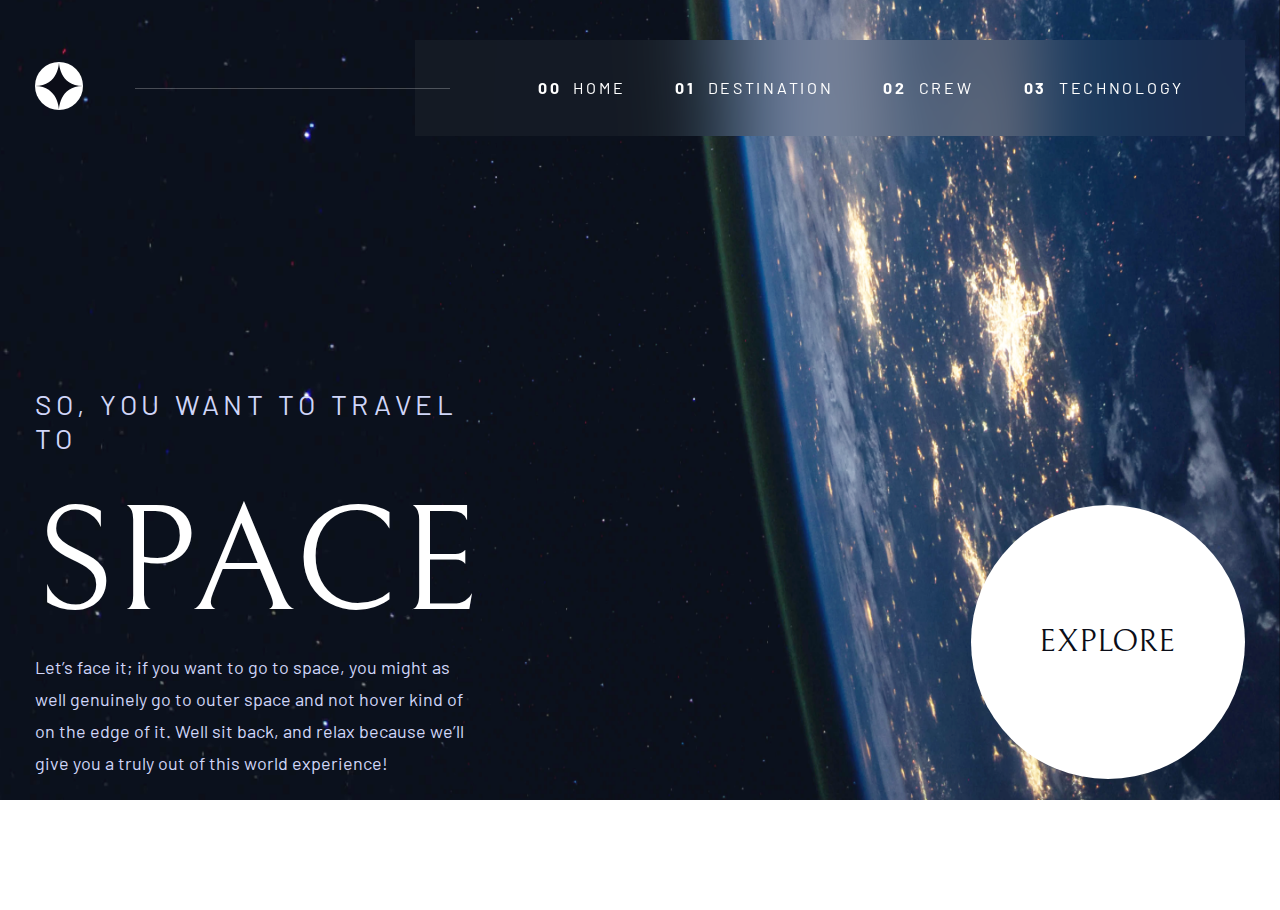
<file: index.html>
<!DOCTYPE html>
<html lang="en">
<head>
    <meta charset="UTF-8">
    <meta name="viewport" content="width=device-width, initial-scale=1.0">
    <link rel="stylesheet" href="./css/main.css">
    <link rel="preconnect" href="https://fonts.googleapis.com">
    <link rel="preconnect" href="https://fonts.gstatic.com" crossorigin>
    <link href="https://fonts.googleapis.com/css2?family=Barlow&family=Bellefair&display=swap" rel="stylesheet">
    <title>Moon</title>
</head>
<body class="body-home">
   <!-- site Header start   -->
   <header class="site-header">
    <div class="container">
        <div class="header">
            <a class="header__logo-link" href="/">
                <img src="./Images/logo.svg" alt="Moon logo" width="48" height="48">
            </a>
            
            <nav class="header__navbar">
                <ul class="header__list">
                    <li class="header__item">
                        <a href="./index.html" class="header__link">
                            <strong class="header__link-bold">00</strong>HOME
                        </a>
                    </li>
                    <li class="header__item">
                        <a target="blank" href="./destination.html" class="header__link">
                            <strong class="header__link-bold">01</strong>DESTINATION
                        </a>
                    </li>
                    <li class="header__item">
                        <a target="blank" href="./crew.html" class="header__link">
                            <strong class="header__link-bold">02</strong>CREW
                        </a>
                    </li>
                    <li class="header__item">
                        <a target="blank" href="./technology.html" class="header__link">
                            <strong class="header__link-bold">03</strong>TECHNOLOGY
                        </a>
                    </li>
                </ul>
            </nav>
        </div>
    </div>
   </header>
 <!-- site Header end   -->

 <!-- site main start   -->
 <main class="site-main">
    <section class="hero-section">
        <div class="container">
            <div class="hero">
               <div class="hero__content">
                    <strong class="hero__bold">SO, YOU WANT TO TRAVEL TO</strong>
                    <h2 class="hero__title">SPACE</h2>
                    <div class="hero__inner">
                    <p class="hero__text">Let’s face it; if you want to go to space, you might as well genuinely go to outer space and not hover kind of on the edge of it. Well sit back, and relax because we’ll give you a truly out of this world experience!</p>
                </div>
               </div>
               <div class="hero__wrapper">
                <span class="hero__line">EXPLORE</span>
               </div>
            </div>
        </div>
    </section>
 </main>
 <!-- site main end   -->

 <!-- site footer start   -->
 <footer class="site-footer">
    <div class="container">
        <div class="footer">
            <!-- ...  -->
        </div>
    </div>
 </footer>
 <!-- site footer end   -->





</body>
</html>
</file>
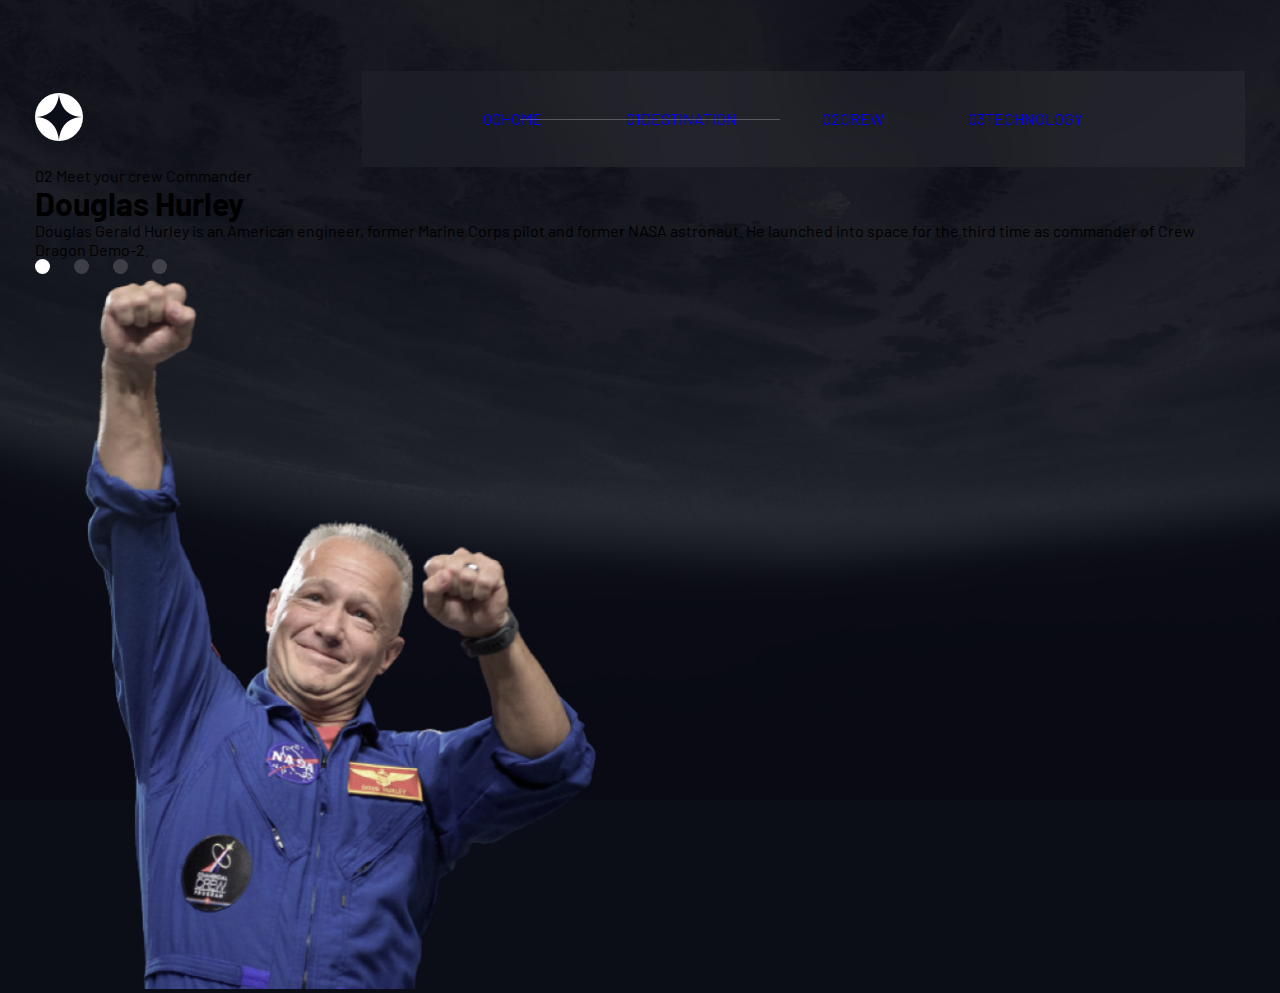
<file: crew.html>
<!DOCTYPE html>
<html lang="en">
<head>
    <meta charset="UTF-8">
    <meta name="viewport" content="width=device-width, initial-scale=1.0">
    <link rel="stylesheet" href="./css/main.css">
    <link rel="preconnect" href="https://fonts.googleapis.com">
    <link rel="preconnect" href="https://fonts.gstatic.com" crossorigin>
    <link href="https://fonts.googleapis.com/css2?family=Barlow&family=Bellefair&display=swap" rel="stylesheet">
    <title>Destination Home page</title>
</head>
<body class="crew-body">
    <!-- Site Header start -->
    <header class="site-crew-header">
        <div class="container">
            <div class="crew-header">
                <a href="/" class="crew-header__crew-logo">
                    <img src="./Images/Group 2.svg" alt="Site-Logo" class="crew-header__crew-logo-img" width="48" height="48">
                </a>
                <span class="crew-line"></span>
                <nav class="crew-header__crew-navbar-list crew-list">
                    <ul class="crew-list__crew-content">
                        <li class="crew-list__crew-item"><a href="./index.html"><span class="crew-list__crew-span">00</span>HOME</a></li>
                        <li class="crew-list__crew-item"><a href="./destination.html"><span class="crew-list__crew-span">01</span>DESTINATION</a></li>
                        <li class="crew-list__crew-item"><a href="./crew.html"><span class="crew-list__crew-span">02</span>CREW</a></li>
                        <li class="crew-list__crew-item"><a href="./technology.html"><span class="crew-list__crew-span">03</span>TECHNOLOGY</a></li>
                    </ul>
                </nav>
            </div>
        </div>
    </header>
    <!-- Site Header end -->
    <!-- Site Main start -->
    <main class="crew-site-main">
        <section class="crew-hero-section">
            <div class="container">
                <div class="crew-all">
                <div class="crew-hero crew">
                    <span class="crew-meet"><span class="number">02</span> Meet your crew</span>
                    <span class="crew-commander">Commander</span>
                    <h1 class="crew__crew-title">Douglas Hurley</h1>
                    <p class="crew__crew-text">Douglas Gerald Hurley is an American engineer, former Marine Corps pilot and former NASA astronaut. He launched into space for the third time as commander of Crew Dragon Demo-2.</p>
                <img src="./Images/Group 3.svg" alt="dottes" class="crew-dots">    
                </div>
                <div class="crew-img-brat">
                    <img class="brat-img" src="./Images/crew-bratti-rasmi.png" alt="bratti rasmi" width="568" height="712">
                </div>
            </div>
            </div>
        </section>
    </main>
    <!-- Site Main end -->
    <!-- Site Footer start -->
    <footer class="site-footer">
        <div class="container">
            <div class="footer">
                <!-- ... -->
            </div>
        </div>
    </footer>
    <!-- Site Footer end -->
</body>
</html>
</file>
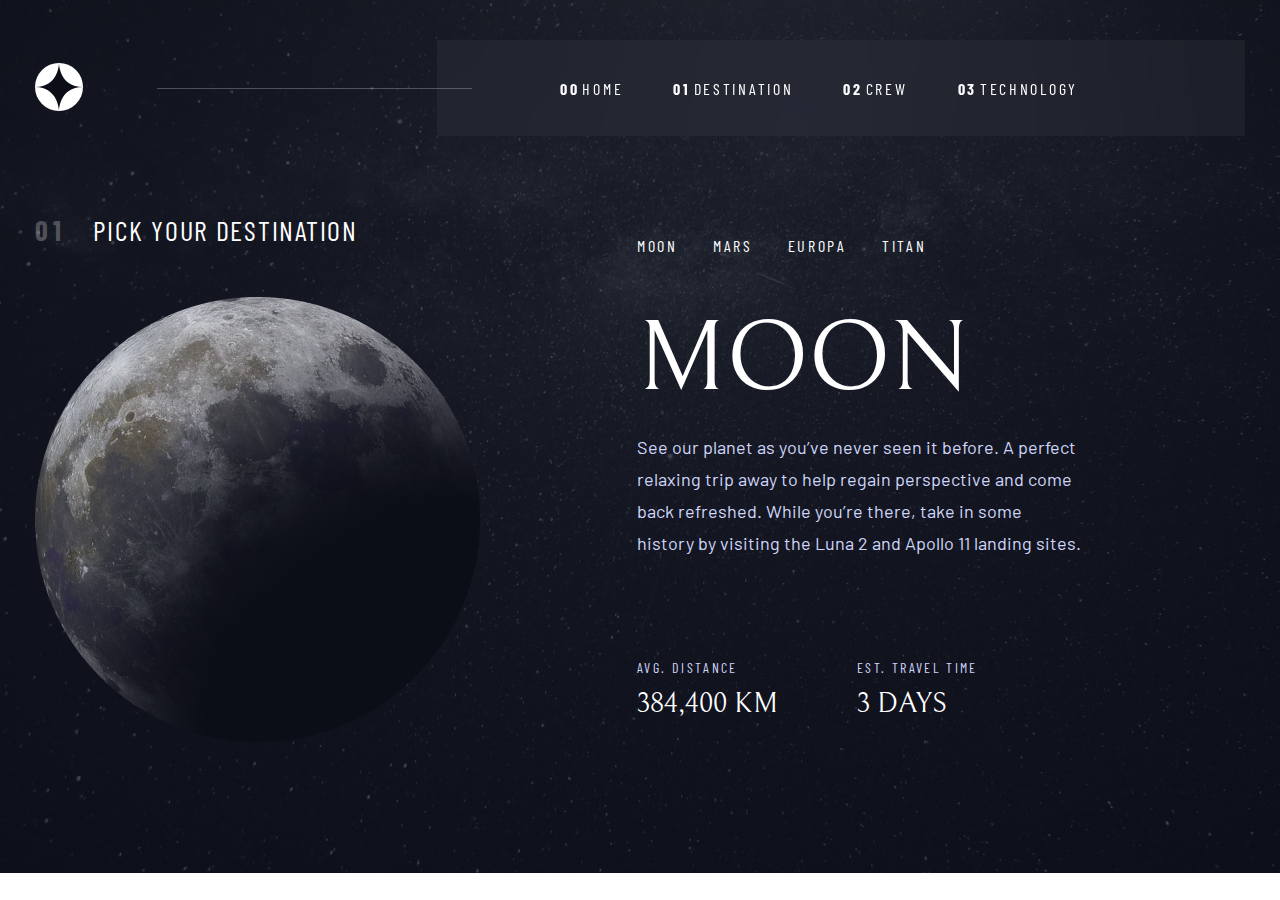
<file: destination.html>
<!DOCTYPE html>
<html lang="en">
<head>
    <meta charset="UTF-8">
    <meta name="viewport" content="width=device-width, initial-scale=1.0">
    <link rel="stylesheet" href="./css/main.css">
    <link rel="preconnect" href="https://fonts.googleapis.com">
    <link rel="preconnect" href="https://fonts.gstatic.com" crossorigin>
    <link href="https://fonts.googleapis.com/css2?family=Barlow&family=Barlow+Condensed:wght@400;700&family=Bellefair&display=swap" rel="stylesheet">
    <title>Destination Home page</title>
</head>
<body class="destination-body">
    <!-- Site Header start -->
    <header class="destination-site-header">
        <div class="container">
            <div class="destination-header">
               <div class="destination-header__content">
                    <a class="destination-link" href="/">
                        <img src="./Images/header-logo-page2.svg" alt="" width="48" height="48">
                    </a>
                    <div class="destination-header__nav">
                        <nav class="destination-header__navbar">
                            <ul class="destination-header__navbar-list">
                                <li class="destination-header__navbar-item">
                                    <a class="destination-header__navbar-link" href="/index.html">
                                        <div class="destination-header__about-navbar-link-text">
                                            <strong class="destination-header__navbar-text">00</strong>
                                            <strong class="destination-header__navbar-title">HOME</strong>
                                        </div>
                                        <span></span>
                                    </a>
                                </li>
                                <li class="destination-header__navbar-item">
                                    <a target="blank" class="destination-header__navbar-link" href="/destination.html">
                                        <div class="destination-header__about-navbar-link-text">
                                            <strong class="destination-header__navbar-text">01</strong>
                                            <strong class="destination-header__navbar-title">DESTINATION</strong>
                                        </div>
                                        <span></span>
                                    </a>
                                </li>
                                <li class="destination-header__navbar-item">
                                    <a target="blank" class="destination-header__navbar-link" href="/crew.html">
                                        <div class="destination-header__about-navbar-link-text">
                                            <strong class="destination-header__navbar-text">02</strong>
                                            <strong class="destination-header__navbar-title">CREW</strong>
                                        </div>
                                        <span></span>
                                    </a>
                                </li>
                                <li class="destination-header__navbar-item">
                                    <a target="blank" class="destination-header__navbar-link" href="/technology.html">
                                        <div class="destination-header__about-navbar-link-text">
                                            <strong class="destination-header__navbar-text">03</strong>
                                            <strong class="destination-header__navbar-title">TECHNOLOGY</strong>
                                        </div>
                                        <span></span>
                                    </a>
                                </li>
                            </ul>
                        </nav>
                    </div>
               </div>
               <div class="destination-header__box">
                    <div class="destination-header__card">
                        <div class="destination-header__card-box">
                            <span class="destination-header__card-text">01</span>
                            <strong class="destination-header__card-title">Pick your destination</strong>
                        </div>
                        <img class="destination-header__card-img" src="./Images/header-img-page2.png" alt="" width="445" height="445">
                    </div>
                    <div class="destination-header__about">
                        <div class="destination-header__about-nav">
                            <nav class="destination-header__about-navbar">
                                <ul class="destination-header__about-list">
                                    <li class="destination-header__about-item">
                                        <a class="destination-header__about-link" href="#">MOON</a>
                                        <span></span>
                                    </li>
                                    <li class="destination-header__about-item">
                                        <a class="destination-header__about-link" href="#">MARS</a>
                                        <span></span>
                                    </li>
                                    <li class="destination-header__about-item">
                                        <a class="destination-header__about-link" href="#">EUROPA</a>
                                        <span></span>
                                    </li>
                                    <li class="destination-header__about-item">
                                        <a class="destination-header__about-link" href="#">TITAN</a>
                                        <span></span>
                                    </li>
                                </ul>
                            </nav>
                        </div>
                        <div class="destination-header__about-box">
                            <h1 class="destination-header-about-title">MOON</h1>
                            <p class="destination-header-about-text">See our planet as you’ve never seen it before. A perfect relaxing trip away to help regain perspective and come back refreshed. While you’re there, take in some history by visiting the Luna 2 and Apollo 11 landing sites.</p>
                        </div>
                        <span class="destination-header__about-line"></span>
                        <div class="destination-header-about-content">
                            <div class="destination-header-about-content-box">
                                <p class="destination-header-about-content-box-text">AVG. DISTANCE</p>
                                <h3 class="destination-header-about-content-box-title">384,400 km</h3>
                            </div>
                            <div class="destination-header-about-content-box">
                                <p class="destination-header-about-content-box-text">Est. travel time</p>
                                <h3 class="destination-header-about-content-box-title">3 days</h3>
                            </div>
                        </div>
                    </div>
               </div>
            </div>
        </div>
    </header>
    <!-- Site Header end -->
    <!-- Site Main start -->
    <main class="site-main">
        <section class="hero-section">
            <div class="container">
                <div class="hero">
                    <!-- ... -->
                </div>
            </div>
        </section>
    </main>
    <!-- Site Main end -->
    <!-- Site Footer start -->
    <footer class="site-footer">
        <div class="container">
            <div class="footer">
                <!-- ... -->
            </div>
        </div>
    </footer>
    <!-- Site Footer end -->
</body>
</html>
</file>
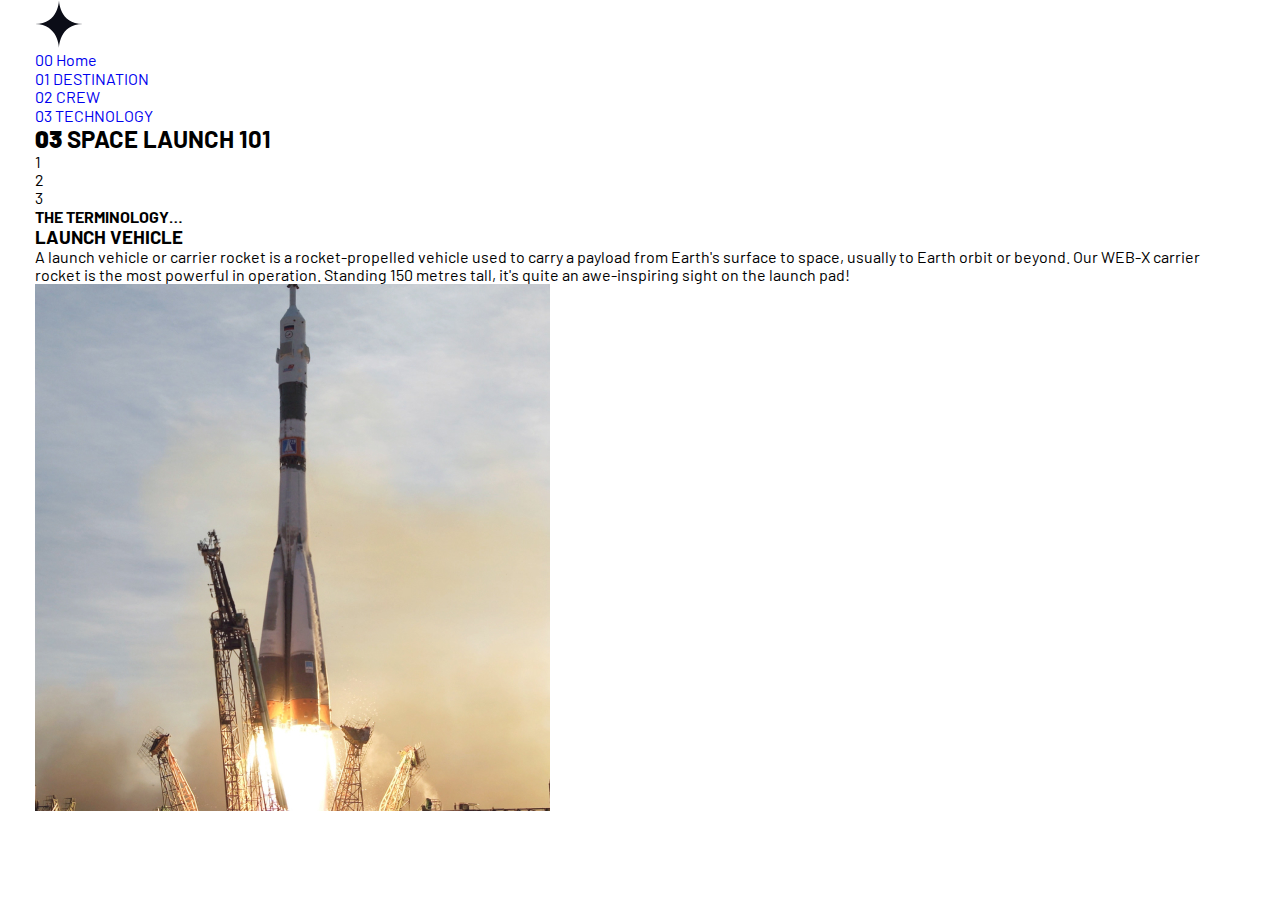
<file: technology.html>
<!DOCTYPE html>
<html lang="en">
    <head>
        <meta charset="UTF-8">
        <meta name="viewport" content="width=device-width, initial-scale=1.0">
        <link rel="stylesheet" href="./css/main.css">
        <link rel="preconnect" href="https://fonts.googleapis.com">
        <link rel="preconnect" href="https://fonts.gstatic.com" crossorigin>
        <link href="https://fonts.googleapis.com/css2?family=Barlow&family=Barlow+Condensed:wght@400;700&family=Bellefair&display=swap" rel="stylesheet">
        <title>Technology Home page</title>
    </head>
<body class="technology-body">
    <header class="site-technology">
        <div class="container">
            <div class="header-technology">
                <div class="header__content-technology">
                    <a href="/" class="header__logo-link-technology">
                        <img src="./Images/site-logo.svg" alt="Site logo" class="header__logo-technology" width="48" height="48">
                    </a>
                    <div class="technology__list-card">
                    <nav class="technology__navbar technology">
                        <ul class="technology__list">
                            <li class="technology__item">
                                <a href="/" class="technology__link">00 Home</a>
                            </li>
                            <li class="technology__item">
                                <a href="./destination.html" class="technology__link">01 DESTINATION</a>
                            </li>
                            <li class="technology__item">
                                <a href="./crew.html" class="technology__link">02 CREW</a>
                            </li>
                            <li class="technology__item">
                                <a href="technology.html" class="technology__link">03 TECHNOLOGY</a>
                            </li>
                        </ul>
                    </nav>
                    </div>
                </div>
            </div>
            <section class="technology-section">
                    <h2 class="technology__title"><b class="technology__bold">03</b> SPACE LAUNCH 101</h2>
                <div class="technology__content">
                    <div class="technology__spans">
                        <div class="technology__span">
                            1
                        </div>
                        <div class="technology__span">
                           2
                        </div>
                        <div class="technology__span">
                            3
                        </div>
                    </div>
                    <div class="technology__img">
                    <div class="technology__terminology">
                        <strong class="technology__strong">THE TERMINOLOGY…</strong>
                        <h3 class="technology__title-launch">LAUNCH VEHICLE</h3>
                        <p class="technology__text">A launch vehicle or carrier rocket is a rocket-propelled vehicle used to carry a payload from Earth's surface to space, usually to Earth orbit or beyond. Our WEB-X carrier rocket is the most powerful in operation. Standing 150 metres tall, it's quite an awe-inspiring sight on the launch pad!</p>
                    </div>
                    <img src="./Images/launche-img.jpg" alt="terminology img" class="terminology-img" width="515" height="527">
                </div>
                </div>
            </section>
        </div>
    </header>
</body>
</html>
</file>
<file: css/main.css>
* {
  margin: 0;
  padding: 0;
  text-decoration: none;
  list-style: none;
  box-sizing: border-box;
}

body {
  font-family: "Bellefair", serif;
  font-family: "Barlow", sans-serif;
}

/*! normalize.css v8.0.1 | MIT License | github.com/necolas/normalize.css */
/* Document

    */


/**
 * 1. Correct the line height in all browsers.
 * 2. Prevent adjustments of font size after orientation changes in iOS.
 */
html {
  line-height: 1.15; /* 1 */
  -webkit-text-size-adjust: 100%; /* 2 */
}

/* Sections

    */


/**
 * Remove the margin in all browsers.
 */
body {
  margin: 0;
}

/**
 * Render the `main` element consistently in IE.
 */
main {
  display: block;
}

/**
 * Correct the font size and margin on `h1` elements within `section` and
 * `article` contexts in Chrome, Firefox, and Safari.
 */
h1 {
  font-size: 2em;
  margin: 0.67em 0;
}

/* Grouping content

    */

/**
 * 1. Add the correct box sizing in Firefox.
 * 2. Show the overflow in Edge and IE.
 */
hr {
  box-sizing: content-box; /* 1 */
  height: 0; /* 1 */
  overflow: visible; /* 2 */
}

/**
 * 1. Correct the inheritance and scaling of font size in all browsers.
 * 2. Correct the odd `em` font sizing in all browsers.
 */
pre {
  font-family: monospace, monospace; /* 1 */
  font-size: 1em; /* 2 */
}

/* Text-level semantics

    */

/**
 * Remove the gray background on active links in IE 10.
 */
a {
  background-color: transparent;
}

/**
 * 1. Remove the bottom border in Chrome 57-
 * 2. Add the correct text decoration in Chrome, Edge, IE, Opera, and Safari.
 */
abbr[title] {
  border-bottom: none; /* 1 */
  text-decoration: underline; /* 2 */
  -webkit-text-decoration: underline dotted;
          text-decoration: underline dotted; /* 2 */
}

/**
 * Add the correct font weight in Chrome, Edge, and Safari.
 */
b,
strong {
  font-weight: bolder;
}

/**
 * 1. Correct the inheritance and scaling of font size in all browsers.
 * 2. Correct the odd `em` font sizing in all browsers.
 */
code,
kbd,
samp {
  font-family: monospace, monospace; /* 1 */
  font-size: 1em; /* 2 */
}

/**
 * Add the correct font size in all browsers.
 */
small {
  font-size: 80%;
}

/**
 * Prevent `sub` and `sup` elements from affecting the line height in
 * all browsers.
 */
sub,
sup {
  font-size: 75%;
  line-height: 0;
  position: relative;
  vertical-align: baseline;
}

sub {
  bottom: -0.25em;
}

sup {
  top: -0.5em;
}

/* Embedded content

    */

/**
 * Remove the border on images inside links in IE 10.
 */
img {
  border-style: none;
}


/* Forms
    */

/**
 * 1. Change the font styles in all browsers.
 * 2. Remove the margin in Firefox and Safari.
 */
button,
input,
optgroup,
select,
textarea {
  font-family: inherit; /* 1 */
  font-size: 100%; /* 1 */
  line-height: 1.15; /* 1 */
  margin: 0; /* 2 */
}

/**
 * Show the overflow in IE.
 * 1. Show the overflow in Edge.
 */
button,
input { /* 1 */
  overflow: visible;
}

/**
 * Remove the inheritance of text transform in Edge, Firefox, and IE.
 * 1. Remove the inheritance of text transform in Firefox.
 */
button,
select { /* 1 */
  text-transform: none;
}

/**
 * Correct the inability to style clickable types in iOS and Safari.
 */
button,
[type=button],
[type=reset],
[type=submit] {
  -webkit-appearance: button;
}

/**
 * Remove the inner border and padding in Firefox.
 */
button::-moz-focus-inner,
[type=button]::-moz-focus-inner,
[type=reset]::-moz-focus-inner,
[type=submit]::-moz-focus-inner {
  border-style: none;
  padding: 0;
}

/**
 * Restore the focus styles unset by the previous rule.
 */
button:-moz-focusring,
[type=button]:-moz-focusring,
[type=reset]:-moz-focusring,
[type=submit]:-moz-focusring {
  outline: 1px dotted ButtonText;
}

/**
 * Correct the padding in Firefox.
 */
fieldset {
  padding: 0.35em 0.75em 0.625em;
}

/**
 * 1. Correct the text wrapping in Edge and IE.
 * 2. Correct the color inheritance from `fieldset` elements in IE.
 * 3. Remove the padding so developers are not caught out when they zero out
 *    `fieldset` elements in all browsers.
 */
legend {
  box-sizing: border-box; /* 1 */
  color: inherit; /* 2 */
  display: table; /* 1 */
  max-width: 100%; /* 1 */
  padding: 0; /* 3 */
  white-space: normal; /* 1 */
}

/**
 * Add the correct vertical alignment in Chrome, Firefox, and Opera.
 */
progress {
  vertical-align: baseline;
}

/**
 * Remove the default vertical scrollbar in IE 10+.
 */
textarea {
  overflow: auto;
}

/**
 * 1. Add the correct box sizing in IE 10.
 * 2. Remove the padding in IE 10.
 */
[type=checkbox],
[type=radio] {
  box-sizing: border-box; /* 1 */
  padding: 0; /* 2 */
}

/**
 * Correct the cursor style of increment and decrement buttons in Chrome.
 */
[type=number]::-webkit-inner-spin-button,
[type=number]::-webkit-outer-spin-button {
  height: auto;
}

/**
 * 1. Correct the odd appearance in Chrome and Safari.
 * 2. Correct the outline style in Safari.
 */
[type=search] {
  -webkit-appearance: textfield; /* 1 */
  outline-offset: -2px; /* 2 */
}

/**
 * Remove the inner padding in Chrome and Safari on macOS.
 */
[type=search]::-webkit-search-decoration {
  -webkit-appearance: none;
}

/**
 * 1. Correct the inability to style clickable types in iOS and Safari.
 * 2. Change font properties to `inherit` in Safari.
 */
::-webkit-file-upload-button {
  -webkit-appearance: button; /* 1 */
  font: inherit; /* 2 */
}

/* Interactive

    */

/*
 * Add the correct display in Edge, IE 10+, and Firefox.
 */
details {
  display: block;
}

/*
 * Add the correct display in all browsers.
 */
summary {
  display: list-item;
}

/* Misc

    */

/**
 * Add the correct display in IE 10+.
 */
template {
  display: none;
}

/**
 * Add the correct display in IE 10.
 */
[hidden] {
  display: none;
}

.visually-hidden {
  position: absolute;
  width: 1px;
  height: 1px;
  margin: -1px;
  border: 0;
  padding: 0;
  white-space: nowrap;
  -webkit-clip-path: inset(100%);
          clip-path: inset(100%);
  clip: rect(0 0 0 0);
  overflow: hidden;
}

.container {
  max-width: 1250px;
  margin: 0 auto;
  padding: 0 20px;
}

.body-home {
  background-image: url(../../Images/body-img.png);
  background-repeat: no-repeat;
  background-size: 100%;
}

.site-header {
  padding: 40px 0 251px;
}

.header {
  display: flex;
  align-items: center;
  justify-content: space-between;
}

.header__logo-link {
  display: inline-block;
}

.header__navbar {
  width: 830px;
  height: 96px;
  background-color: rgba(255, 255, 255, 0.04);
  -webkit-backdrop-filter: blur(40.7742271423px);
          backdrop-filter: blur(40.7742271423px);
}

.header__navbar::before {
  content: " ";
  width: 315px;
  height: 1px;
  opacity: 0.2515;
  background-color: #FFF;
  position: absolute;
  left: -280px;
  top: 48px;
  bottom: 0;
}

.header__list {
  padding: 38px 123px;
  display: flex;
  align-items: center;
}

.header__item + .header__item {
  margin-left: 50px;
}

.header__link {
  padding-bottom: 38px;
  color: #FFF;
  font-size: 16px;
  font-style: normal;
  font-weight: 400;
  line-height: normal;
  letter-spacing: 2.7px;
  position: relative;
}

.header__link::before {
  content: " ";
  width: 0;
  height: 3px;
  background-color: #FFF;
  left: 0;
  bottom: 0;
  right: 0;
  position: absolute;
}

.header__link:hover::before {
  width: 100%;
}

.header__link:active::before {
  width: 100%;
  opacity: 0.5;
}

.header__link-bold {
  margin-right: 12px;
  color: #FFF;
  font-size: 16px;
  font-style: normal;
  font-weight: 700;
  line-height: normal;
  letter-spacing: 2.7px;
}

.hero-section {
  padding-bottom: 131px;
}

.hero {
  display: flex;
  align-items: end;
  justify-content: space-between;
}

.hero__content {
  width: 475px;
}

.hero__bold {
  margin-bottom: 24px;
  display: inline-block;
  color: #D0D6F9;
  font-size: 28px;
  font-style: normal;
  font-weight: 400;
  line-height: normal;
  letter-spacing: 4.725px;
}

.hero__title {
  color: #FFF;
  font-family: Bellefair, serif;
  font-size: 150px;
  font-style: normal;
  font-weight: 400;
  line-height: normal;
}

.hero__inner {
  width: 444px;
}

.hero__text {
  color: #D0D6F9;
  font-size: 18px;
  font-style: normal;
  font-weight: 400;
  line-height: 32px;
}

.hero__wrapper {
  width: 274px;
  height: 274px;
  text-align: center;
  border-radius: 274px;
  background-color: #FFF;
  cursor: pointer;
}

.hero__line {
  padding: 118px 64px 119px 62px;
  display: inline-block;
  color: #0B0D17;
  font-family: Bellefair, serif;
  font-size: 32px;
  font-style: normal;
  font-weight: 400;
  line-height: normal;
}

.destination-body {
  margin-top: 40px;
  background-image: url("../Images/destination-bg.jpg");
  background-repeat: no-repeat;
  background-size: cover;
}

.destination-header__content {
  display: flex;
  justify-content: space-between;
  align-items: center;
}

.destination-header__nav {
  padding: 39px 167px 0 123px;
  background: rgba(255, 255, 255, 0.04);
  -webkit-backdrop-filter: blur(40.7742271423px);
          backdrop-filter: blur(40.7742271423px);
}

.destination-header__navbar::before {
  content: " ";
  width: 315px;
  height: 1px;
  opacity: 0.2515;
  background-color: #FFF;
  position: absolute;
  left: -280px;
  top: 48px;
  bottom: 0;
}

.destination-header__navbar-list {
  display: flex;
  gap: 50px;
}

.destination-header__navbar-link {
  display: flex;
  flex-direction: column;
}

.destination-header__about-navbar-link-text {
  margin-bottom: 38px;
}

.destination-header__navbar-link:hover span {
  max-width: 100%;
  height: 3px;
  background: #FFF;
}

.destination-header__navbar-list > .destination-header__navbar-item {
  display: flex;
  flex-direction: column;
}

.destination-header__navbar-text {
  color: #FFF;
  font-family: Barlow Condensed;
  font-size: 16px;
  font-style: normal;
  font-weight: 700;
  line-height: normal;
  letter-spacing: 2.7px;
}

.destination-header__navbar-title {
  color: #FFF;
  font-family: Barlow Condensed;
  font-size: 16px;
  font-style: normal;
  font-weight: 400;
  line-height: normal;
  letter-spacing: 2.7px;
}

.destination-header__box {
  margin-top: 77px;
  display: flex;
  align-items: center;
  justify-content: space-between;
}

.destination-header__card-text {
  color: #FFF;
  font-family: Barlow Condensed;
  font-size: 28px;
  font-style: normal;
  font-weight: 700;
  line-height: normal;
  letter-spacing: 4.725px;
  opacity: 0.25;
}

h1 {
  margin: 0;
}

.destination-header__card-title {
  color: #FFF;
  font-family: Barlow Condensed;
  font-size: 28px;
  font-style: normal;
  font-weight: 400;
  line-height: normal;
  letter-spacing: 1.725px;
  text-transform: uppercase;
}

.destination-header__card {
  max-width: 678px;
  display: flex;
  gap: 50px;
  flex-direction: column;
}

.destination-header__card-box {
  display: flex;
  gap: 28px;
}

.destination-header__about {
  max-width: 445px;
  margin-right: 163px;
}

.destination-header__about-box {
  margin-top: 37px;
  display: flex;
  flex-direction: column;
  gap: 14px;
  margin-bottom: 54px;
}

.destination-header__about-list {
  display: flex;
  gap: 35px;
}

.destination-header__about-link {
  color: #FFF;
  font-family: Barlow Condensed;
  font-size: 16px;
  font-style: normal;
  font-weight: 400;
  line-height: normal;
  letter-spacing: 2.7px;
}

.destination-header-about-title {
  color: #FFF;
  font-family: Bellefair;
  font-size: 100px;
  font-style: normal;
  font-weight: 400;
  line-height: normal;
}

.destination-header-about-text {
  color: #D0D6F9;
  font-family: Barlow;
  font-size: 18px;
  font-style: normal;
  font-weight: 400;
  line-height: 32px;
}

.destination-header__about-line {
  display: inline-block;
  max-width: 444px;
  height: 1px;
  background: #383B4B;
}

.destination-header-about-content {
  display: flex;
  gap: 79px;
}

.destination-header-about-content-box {
  margin-top: 28px;
  display: flex;
  flex-direction: column;
  gap: 12px;
}

.destination-header-about-content-box-text {
  color: #D0D6F9;
  font-family: Barlow Condensed;
  font-size: 14px;
  font-style: normal;
  font-weight: 400;
  line-height: normal;
  letter-spacing: 2.362px;
  text-transform: uppercase;
}

.destination-header-about-content-box-title {
  color: #FFF;
  font-family: Bellefair;
  font-size: 28px;
  font-style: normal;
  font-weight: 400;
  line-height: normal;
  text-transform: uppercase;
}

.destination-header__about-item {
  display: flex;
  flex-direction: column;
  gap: 10px;
}

.destination-header__about-item:hover > span {
  color: #FFF;
  display: inline-block;
  max-width: 100%;
  height: 3px;
  background: #FFF;


}

.crew-body {
  background: #0B0D17;
  background-image: url(../Images/bitmap-bg.png);
  background-repeat: no-repeat;
  background-size: 100%;
}

.crew-header {
  margin-top: 71px;

}

.crew-header {
  display: flex;
  align-items: center;
  justify-content: space-between;
}

.crew-header__crew-logo {
  display: inline-block;
}

.crew-line {
  width: 260px;
  height: 1px;
  flex-shrink: 0;
  opacity: 0.2515;
  background: #FFF;
  position: absolute;
  left: 520px;
  z-index: 2;
}

.crew-header__crew-navbar-list {
  padding-left: 121px;
  padding-right: 162px;
  display: flex;
  align-items: center;
  justify-content: space-between;
  background: rgba(255, 255, 255, 0.04);
  -webkit-backdrop-filter: blur(40.7742271423px);
          backdrop-filter: blur(40.7742271423px);
  color: rgba(255, 255, 255, 0.0392156863);
  position: relative;
  z-index: 1;
}

.crew-list__crew-content {
  width: 600px;
  height: 96px;
  display: flex;
  align-items: center;
  justify-content: space-between;
}

.crew-list__crew-item .crew-link {

.crew-list__crew-item {
  color: #FFF;
  font-family: "Barlow", Condensed;
  font-size: 16px;
  font-style: normal;
  font-weight: 400;
  line-height: normal;
  letter-spacing: 2.7px;
}

.crew-list__crew-span {
  color: #FFF;
  font-family: "Barlow", Condensed;
  font-size: 16px;
  font-style: normal;
  font-weight: 700;
  line-height: normal;
  letter-spacing: 2.7px;
  margin-right: 12px;
}

.crew-img-brat {
  position: absolute;
  right: 365px;
  bottom: 0;
}

.crew-all {
  display: flex;
}

.crew-hero {
  display: flex;
  flex-direction: column;
  align-items: start;
  margin-left: 120px;
}

.crew-meet {
  display: inline-flex;
  padding-right: 4px;
  align-items: flex-start;
  gap: 24px;
  color: #FFF;
  font-family: "Barlow", Condensed;
.technology-body {
  background-image: url("../../Images/technology-bg-img.jpg");
  background-repeat: no-repeat;

  background-size: 100% 100%;

  background-size: cover;

}

.site-technology {
  padding: 43px;
}


.header__content-technology {
  display: flex;
  align-items: center;
  justify-content: space-between;
}

.header__logo-link-technology {
  display: inline-block;
}

.technology__list-card {
  width: 830px;
  height: 96px;
  padding: 39px 0;
  display: flex;
  align-items: center;
  justify-content: center;
  background: rgba(255, 255, 255, 0.04);
  -webkit-backdrop-filter: blur(40.7742271423px);
          backdrop-filter: blur(40.7742271423px);
}

.technology__navbar {
  width: 830px;
  height: 96px;
  padding: 39px 0;
  margin-left: 123px;
  display: flex;
  align-items: center;
  justify-content: center;
}
.technology__navbar + .technology__navbar {
  margin-left: 50px;
}

.technology__navbar::before {
  content: " ";
  width: 315px;
  height: 1px;
  opacity: 0.2515;
  background-color: #FFF;
  position: absolute;
  left: -280px;
  top: 48px;
  bottom: 0;
}

.technology__list {
  display: flex;
  align-items: center;
  justify-content: space-between;
}

.technology__item {
  position: relative;
}
.technology__item + .technology__item {
  margin-left: 50px;
}

.technology__link {
  color: #FFF;
  font-family: Barlow, serif;
  font-size: 16px;
  font-style: normal;
  font-weight: 400;
  line-height: normal;
  letter-spacing: 2.7px;
  overflow: hidden;
}

.technology__link::before {
  content: " ";
  width: 0;
  height: 3px;
  background-color: #FFF;
  left: 0;
  bottom: 0;
  right: 0;
  top: 53px;
  position: absolute;
}

.technology__link:hover::before {
  width: 100%;
}

.technology__link:active::before {
  width: 100%;
  opacity: 0.5;
}

.technology-section {
  padding: 76px 0 0 62px;
}

.technology__content {
  margin-top: 26px;
  display: flex;
  align-items: center;
  justify-content: space-between;
}

.technology__title {
  width: 382px;
  font-family: Barlow, serif;
  color: #FFF;
  font-size: 28px;
  font-style: normal;
  font-weight: 400;
  line-height: normal;
  letter-spacing: 4.725px;
  text-transform: uppercase;
  margin-bottom: 154px;
  margin-top: 76px;
}

.number {
  color: #FFF;
  font-family: "Barlow", Condensed;
  font-size: 28px;
}

.technology__bold {
  color: #FFF;
  font-size: 28px;
  font-family: Barlow, serif;
  font-style: normal;
  font-weight: 700;
  line-height: normal;
  letter-spacing: 4.725px;
  opacity: 0.25;
  margin-right: 24px;
}
}

.technology__spans {
  display: flex;
  flex-direction: column;
  gap: 32px;
}

.technology__span {
  width: 80px;
  height: 80px;
  text-align: center;
  display: flex;
  align-items: center;
  justify-content: center;
  flex-shrink: 0;
  background-color: #fff;
  color: black;
  border-radius: 50%;
  font-family: Bellefair, serif;
  font-size: 32px;
  font-style: normal;
  font-weight: 400;
  line-height: normal;
  letter-spacing: 2px;
}

.technology__span:hover {
  border: 1px solid #fff;
  background: transparent;
  color: #FFF;
  text-align: center;
  font-family: Bellefair, serif;
  font-size: 32px;
  font-style: normal;
  font-weight: 400;
  line-height: normal;
  letter-spacing: 2px;
}

.technology__span:active {
  border: 1px solid #fff;
  background: transparent;
  color: #FFF;
  text-align: center;
  font-family: Bellefair, serif;
  font-size: 32px;
  font-style: normal;
  font-weight: 400;
  line-height: normal;
  letter-spacing: 2px;
  opacity: 0.25;
}

.technology__terminology {
  display: flex;
  flex-direction: column;
}

.technology__strong {
  color: #D0D6F9;
  font-size: 16px;
  font-family: Barlow, serif;


.header__content-technology {
  display: flex;
  align-items: center;
  justify-content: space-between;
}

.header__logo-link-technology {
  display: inline-block;
}

.technology__list-card {
  width: 830px;
  height: 96px;
  background: rgba(255, 255, 255, 0.04);
  -webkit-backdrop-filter: blur(40.7742271423px);
          backdrop-filter: blur(40.7742271423px);
}

.technology__navbar {
  padding-top: 39px;
  padding-left: 123px;
  display: flex;
  align-items: center;
  justify-content: space-between;
}
.technology__navbar + .technology__navbar {
  margin-left: 50px;
}

.technology__list {
  display: flex;
  align-items: center;
  justify-content: space-between;
}

.technology__item + .technology__item {
  margin-left: 50px;
}

.technology__link {
  color: #FFF;
  font-family: Barlow Condensed;
  font-size: 16px;

  font-style: normal;
  font-weight: 400;
  line-height: normal;
  letter-spacing: 2.7px;

  margin-bottom: 11px;
}

.technology__title-launch {
  color: #FFF;
  font-family: Bellefair, serif;
  font-size: 56px;
  font-style: normal;
  font-weight: 400;
  line-height: normal;
  margin-bottom: 17px;
}

.technology__text {
  width: 444px;
  color: #D0D6F9;
  font-family: Barlow, serif;
  font-size: 18px;
  font-style: normal;
  font-weight: 400;
  line-height: 32px;
}

.technology__img {
  display: flex;
  align-items: center;
  justify-content: center;
  gap: 20px;
  text-align: start;

}

.technology-section {
  padding: 76px 0 0 110px;
}

.technology__title {
  color: #FFF;
  font-family: Barlow Condensed;
  font-size: 28px;
  font-style: normal;
  font-weight: 400;
  line-height: normal;
  letter-spacing: 4.725px;
}

.technology__spans {
  display: flex;
  flex-direction: column;
  gap: 32px;
}

.technology__span {
  width: 80px;
  height: 80px;
  flex-shrink: 0;
  background-color: #fff;
  border-radius: 50%;
}

.technology__span-text {
  color: black;

.crew-commander {
  color: #FFF;
  font-family: "Bellefair";
  font-size: 32px;
  font-style: normal;
  font-weight: 400;
  line-height: normal;
  text-transform: uppercase;
  opacity: 0.5042;
  margin-bottom: 15px;
}

.crew__crew-title {
  color: #FFF;
  font-family: "Bellefair";
  font-size: 56px;
  font-style: normal;
  font-weight: 400;
  line-height: normal;
  text-transform: uppercase;
  margin-bottom: 27px;
}

.crew__crew-text {
  width: 444px;
  color: #D0D6F9;
  font-family: Barlow;
  font-size: 18px;
  font-style: normal;
  font-weight: 400;
  line-height: 32px; /* 177.778% */
  margin-bottom: 120px;

}/*# sourceMappingURL=main.css.map */
</file>
